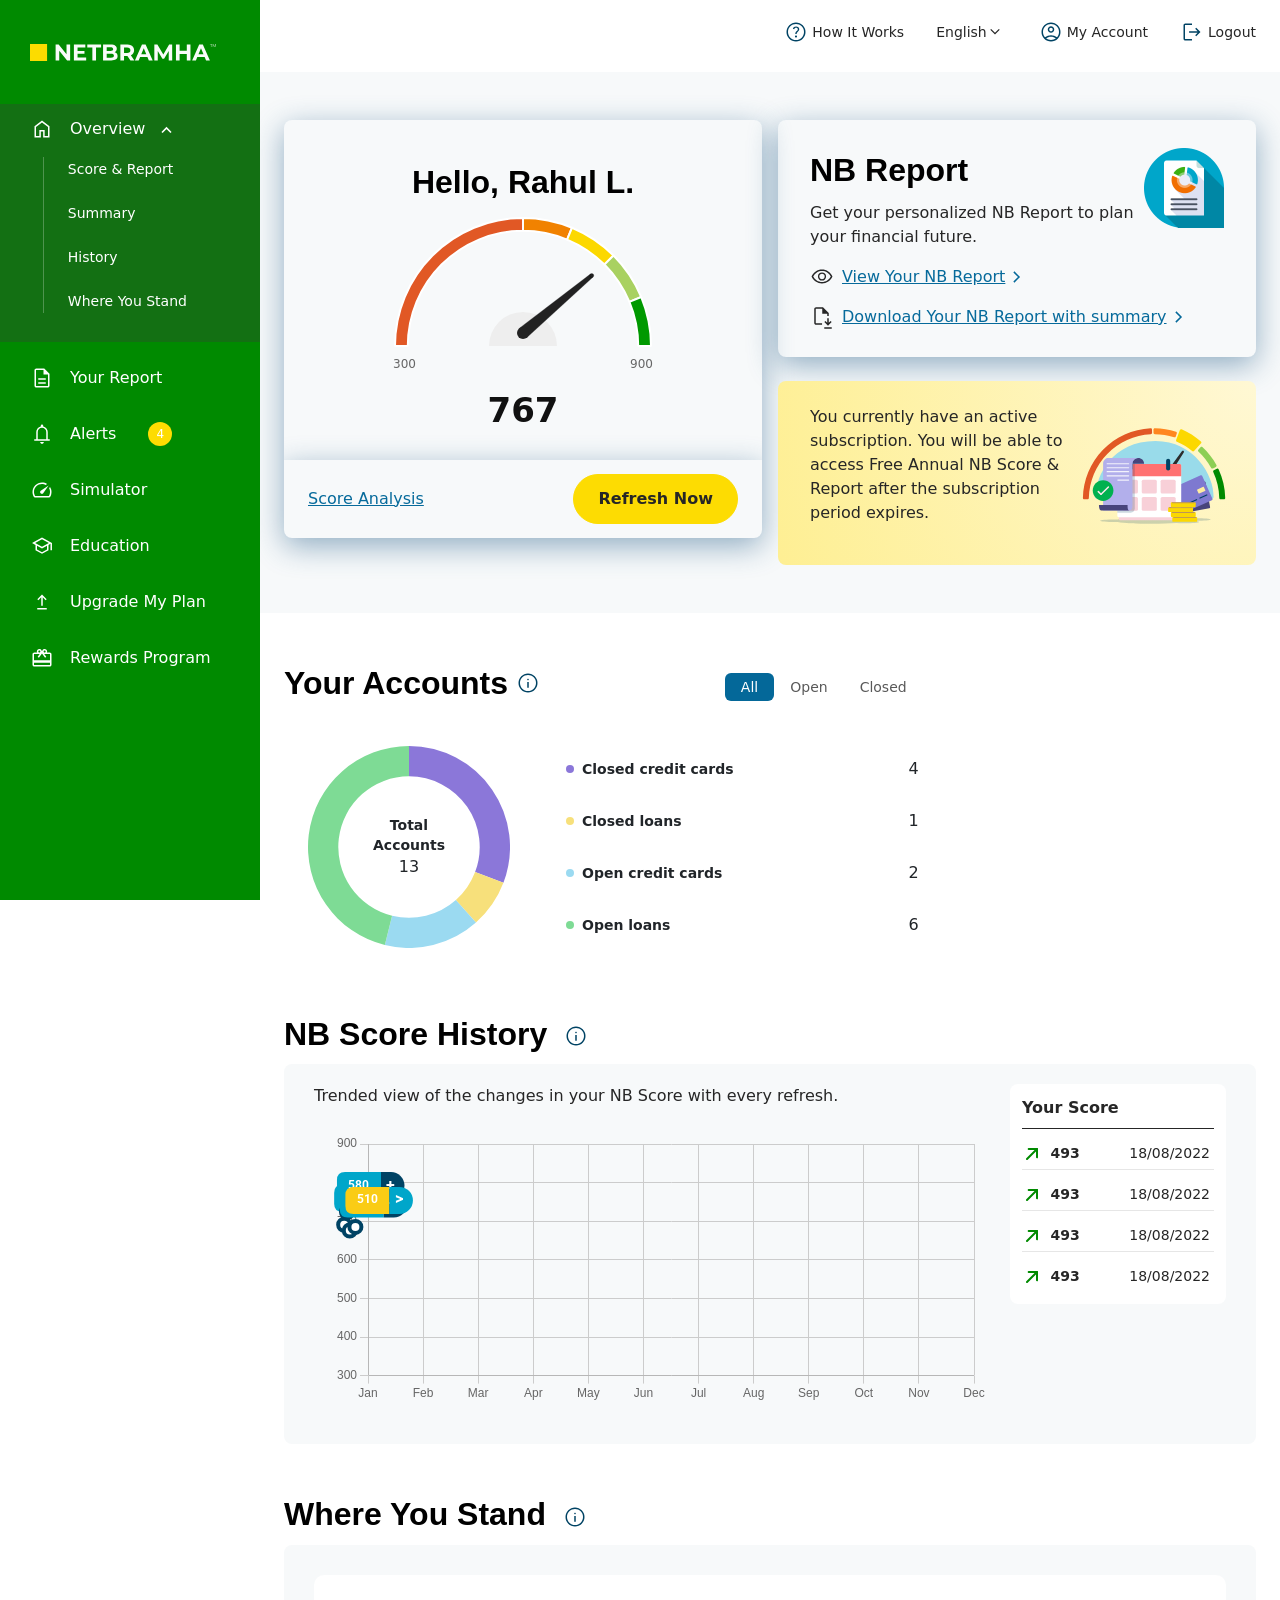
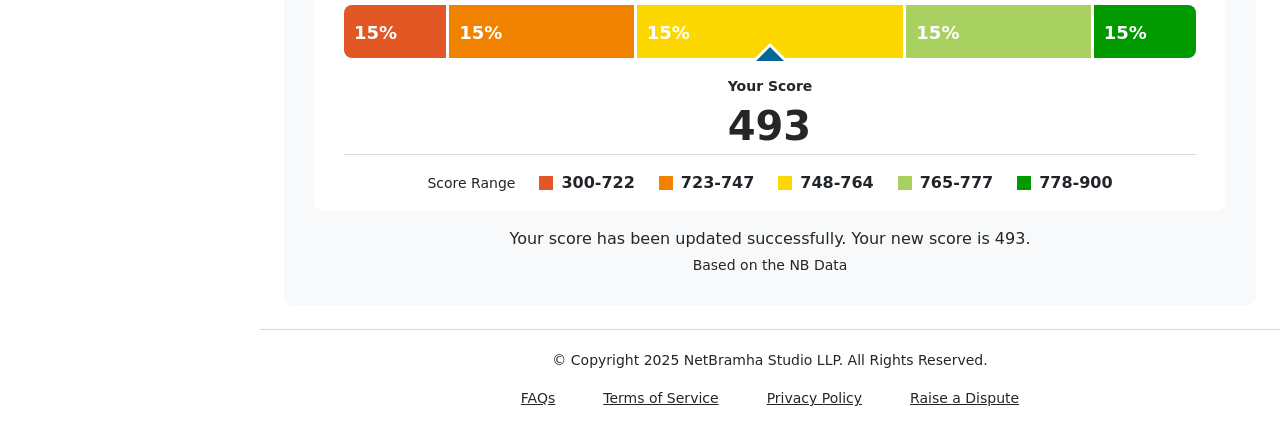
<file: index.html>
<!DOCTYPE html>
<html lang="en">

    <head>
        <meta charset="UTF-8">
        <meta name="viewport" content="width=device-width, initial-scale=1.0">
        <title>NETBRAHMA</title>
        <link rel="preconnect" href="https://fonts.googleapis.com">
        <link rel="preconnect" href="https://fonts.gstatic.com" crossorigin>
        <link
            href="https://fonts.googleapis.com/css2?family=Roboto:ital,wght@0,100..900;1,100..900&display=swap"
            rel="stylesheet">
        <link rel="stylesheet" href="Assets/base.css">
        <link
            href="https://cdn.jsdelivr.net/npm/bootstrap@5.3.8/dist/css/bootstrap.min.css"
            rel="stylesheet"
            integrity="sha384-sRIl4kxILFvY47J16cr9ZwB07vP4J8+LH7qKQnuqkuIAvNWLzeN8tE5YBujZqJLB"
            crossorigin="anonymous">
    </head>

    <body class="body">

        <aside class="sidebar">
            <div class="drawer-icon d-lg-none"
                onclick="this.classList.toggle('expanded'); this.closest('.sidebar').classList.toggle('active')"></div>

            <div class="sidebar-content d-none d-md-block">
                <img src="img/netbramha-logo.svg" alt="Logo">
            </div>
            <div class="sidebar-content-wrapper">
                <div class="sidebar-menu-content d-lg-none">
                    <a class="sidebar-menu-content__link text-decoration-none"
                        data-bs-toggle="collapse"
                        href="#collapseExample" role="button"
                        aria-expanded="false" aria-controls="collapseExample">
                        <img src="img/overview.svg" alt="Logo"> <span
                            class="sidebar-menu-content__link-text ml-3 font-16 fnt-regular clr-white">Overview</span>
                        <span class="sidebar-menu-content__link-text-arrow">
                            <svg xmlns="http://www.w3.org/2000/svg" width="11"
                                height="8" viewBox="0 0 11 8" fill="none">
                                <path d="M10 6.5L5.5 2L1 6.5" stroke="white"
                                    stroke-width="1.6" />
                            </svg>
                        </span>
                    </a>
                    <div class="collapse " id="collapseExample">

                        <div class="card card-body border-0"
                            style="--bs-card-bg: transparent;    --bs-card-spacer-x: 0.8rem;">
                            <div class="d-flex">
                                <div class="vr"></div>
                                <ul class="ps-4 m-0 list-unstyled ">
                                    <li>
                                        <a href="#"
                                            class="sidebar-menu-content__link-text ml-3 font-14 text-decoration-none fnt-regular clr-white">Score
                                            & Report</a>
                                    </li>
                                    <li>
                                        <a href="#"
                                            class="sidebar-menu-content__link-text ml-3 font-14 text-decoration-none fnt-regular clr-white">Summary</a>
                                    </li>
                                    <li>
                                        <a href="#"
                                            class="sidebar-menu-content__link-text ml-3 font-14 text-decoration-none fnt-regular clr-white">History</a>
                                    </li>
                                    <li>
                                        <a href="#"
                                            class="sidebar-menu-content__link-text ml-3 font-14 text-decoration-none fnt-regular clr-white">Where
                                            You Stand</a>
                                    </li>
                                </ul>

                            </div>

                        </div>
                    </div>
                </div>
                <div class="sidebar-menu-content d-none d-lg-block">
                    <a class="sidebar-menu-content__link text-decoration-none"
                        data-bs-toggle="collapse"
                        href="#collapseExample" role="button"
                        aria-expanded="false" aria-controls="collapseExample">
                        <img src="img/overview.svg" alt="Logo"> <span
                            class="sidebar-menu-content__link-text ml-3 font-16 fnt-regular clr-white">Overview</span>
                        <span class="sidebar-menu-content__link-text-arrow">
                            <svg xmlns="http://www.w3.org/2000/svg" width="11"
                                height="8" viewBox="0 0 11 8" fill="none">
                                <path d="M10 6.5L5.5 2L1 6.5" stroke="white"
                                    stroke-width="1.6" />
                            </svg>
                        </span>
                    </a>
                    <div class="collapse show" id="collapseExample">

                        <div class="card card-body border-0"
                            style="--bs-card-bg: transparent;    --bs-card-spacer-x: 0.8rem;">
                            <div class="d-flex">
                                <div class="vr"></div>
                                <ul class="ps-4 m-0 list-unstyled ">
                                    <li>
                                        <a href="#"
                                            class="sidebar-menu-content__link-text ml-3 font-14 text-decoration-none fnt-regular clr-white">Score
                                            & Report</a>
                                    </li>
                                    <li>
                                        <a href="#"
                                            class="sidebar-menu-content__link-text ml-3 font-14 text-decoration-none fnt-regular clr-white">Summary</a>
                                    </li>
                                    <li>
                                        <a href="#"
                                            class="sidebar-menu-content__link-text ml-3 font-14 text-decoration-none fnt-regular clr-white">History</a>
                                    </li>
                                    <li>
                                        <a href="#"
                                            class="sidebar-menu-content__link-text ml-3 font-14 text-decoration-none fnt-regular clr-white">Where
                                            You Stand</a>
                                    </li>
                                </ul>

                            </div>

                        </div>
                    </div>
                </div>

                <ul class="sidebar-menu">
                    <li class="sidebar-menu__item">
                        <a href="#"
                            class="sidebar-menu__item-link text-decoration-none">
                            <img src="./img/report.svg" alt="Logo">
                            <span
                                class="sidebar-menu__item-text font-16 fnt-regular clr-white">Your
                                Report</span>
                        </a>
                    </li>
                    <li class="sidebar-menu__item">
                        <a href="#"
                            class="sidebar-menu__item-link text-decoration-none">
                            <img src="./img/alert.svg" alt="Logo">
                            <span
                                class="sidebar-menu__item-text font-16 fnt-regular clr-white">Alerts</span>
                            <div
                                class="ms-3 d-flex align-items-center justify-content-center badge-nt"><span
                                    class>4</span>
                            </div>
                        </a>
                    </li>
                    <li class="sidebar-menu__item">
                        <a href="#"
                            class="sidebar-menu__item-link text-decoration-none">
                            <img src="./img/simulator.svg" alt="Logo">
                            <span
                                class="sidebar-menu__item-text font-16 fnt-regular clr-white">Simulator</span>
                        </a>
                    </li>
                    <li class="sidebar-menu__item">
                        <a href="#"
                            class="sidebar-menu__item-link text-decoration-none">
                            <img src="./img/education.svg" alt="Logo">
                            <span
                                class="sidebar-menu__item-text font-16 fnt-regular clr-white">Education</span>
                        </a>
                    </li>
                    <li class="sidebar-menu__item">
                        <a href="#"
                            class="sidebar-menu__item-link text-decoration-none">
                            <img src="./img/upload.svg" alt="Logo">
                            <span
                                class="sidebar-menu__item-text font-16 fnt-regular clr-white">Upgrade
                                My Plan</span>
                        </a>
                    </li>
                    <li class="sidebar-menu__item">
                        <a href="#"
                            class="sidebar-menu__item-link text-decoration-none">
                            <img src="./img/rewards.svg" alt="Logo">
                            <span
                                class="sidebar-menu__item-text font-16 fnt-regular clr-white">Rewards
                                Program</span>
                        </a>
                    </li>

                </ul>
            </div>
        </aside>
        <div class="content-side">
            <header class="header">
                <div class="container g-5">
                    <div class="row">
                        <div class="col-12">
                            <ul
                                class="header-content m-0 d-flex align-items-center justify-content-end">
                                <li>
                                    <a href="#"
                                        class="header-content__item d-flex align-items-center gap-1">
                                        <img src="img/question.svg" alt="Logo">
                                        <span
                                            class="font-14 d-none d-md-block fnt-regular clr-black">How
                                            It Works</span>
                                    </a>
                                </li>
                                <li class="nav-item dropdown">
                                    <a
                                        class="nav-link dropdown-toggle font-14 fnt-regular clr-black"
                                        data-bs-toggle="dropdown" href="#"
                                        role="button"
                                        aria-expanded="false">English</a>
                                    <ul class="dropdown-menu">
                                        <li><a class="dropdown-item"
                                                href="#">French</a></li>
                                        <li><a class="dropdown-item"
                                                href="#">Dutch</a></li>
                                        <li><a class="dropdown-item"
                                                href="#">German</a></li>
                                        <li><a class="dropdown-item"
                                                href="#">Spanish</a></li>
                                        <li><a class="dropdown-item"
                                                href="#">Italian</a></li>
                                        <li><a class="dropdown-item"
                                                href="#">Portuguese</a></li>

                                    </ul>
                                </li>
                                <li>
                                    <a href="#"
                                        class="header-content__item d-flex align-items-center gap-1">
                                        <img src="img/account.svg" alt="Logo">
                                        <span
                                            class="font-14 d-none d-md-block fnt-regular clr-black">My
                                            Account</span>
                                    </a>
                                </li>
                                <li>
                                    <a href="#"
                                        class="header-content__item d-flex align-items-center gap-1">
                                        <img src="img/logout.svg" alt="Logo">
                                        <span
                                            class="font-14 d-none d-md-block fnt-regular clr-black">
                                            Logout</span>
                                    </a>
                                </li>
                            </ul>
                        </div>
                    </div>
                </div>
            </header>
            <section class="py-3 py-md-5 credit-score">
                <div class="container g-5">
                    <div class="row g-3">
                        <div class="col-12 col-lg-6">
                            <div class="score-card">
                                <h2 class="score-card__title">Hello, Rahul
                                    L.</h2>

                                <div class="score-card__wrapper">

                                    <credit-score-component credit-score
                                        class="score-card__gauge" score="767"
                                        min="300"
                                        max="900"
                                        segments="[200, 50, 50, 50, 50]"
                                        colors="['#E15825', '#F18200', '#FCD800', '#A9D161', '#009900']">
                                        <div class="score-card__canvas">
                                            <canvas class="gauge" width="260"
                                                height="130"></canvas>
                                        </div>
                                        <div
                                            class="score-card__range"><span>300</span><span>900</span></div>
                                        <div class="score-card__score"
                                            id="score">0</div>
                                    </credit-score-component>

                                </div>
                                <div class="score-card__footer">
                                    <a href="#" class="link">Score Analysis</a>
                                    <button class="btn btn-fill">Refresh
                                        Now</button>
                                </div>

                            </div>
                        </div>
                        <div class="col-12 col-lg-6">
                            <div class="np-report box-shadow">
                                <div
                                    class="np-report__header d-flex justify-content-between ">
                                    <div
                                        class="np-report__header-left flex-grow-1 g-2">
                                        <h2
                                            class="font-18 clr-primary fnt-bold">NB
                                            Report</h2>
                                        <p
                                            class="font-16 clr-black fnt-regular">Get
                                            your personalized NB Report to plan
                                            your financial future.</p>
                                    </div>
                                    <div class="np-report__header-right">
                                        <img src="img/np-report-icon.svg"
                                            alt="NB Report">
                                    </div>
                                </div>
                                <a href class="link d-block">
                                    <div class="d-flex align-items-center">
                                        <img src="img/icons.svg" alt="Eye Icon">
                                        <span class="mx-2">View Your NB
                                            Report</span>
                                        <svg xmlns="http://www.w3.org/2000/svg"
                                            width="8" height="12"
                                            viewBox="0 0 8 12"
                                            fill="none">
                                            <path
                                                d="M1.40002 11.6538L0.346191 10.6L4.94619 6L0.346191 1.4L1.40002 0.346176L7.05384 6L1.40002 11.6538Z"
                                                fill="var(--color-primary)" />
                                        </svg>
                                    </div>
                                </a>
                                <a href class="link d-block mt-3">
                                    <div class="d-flex align-items-center">
                                        <img src="img/icon-bounding.svg"
                                            alt="Eye Icon">
                                        <span class="mx-2">Download Your NB
                                            Report with summary</span>
                                        <svg xmlns="http://www.w3.org/2000/svg"
                                            width="8" height="12"
                                            viewBox="0 0 8 12"
                                            fill="none">
                                            <path
                                                d="M1.40002 11.6538L0.346191 10.6L4.94619 6L0.346191 1.4L1.40002 0.346176L7.05384 6L1.40002 11.6538Z"
                                                fill="var(--color-primary)" />
                                        </svg>
                                    </div>
                                </a>
                            </div>
                            <div
                                class="np-report np-report--content d-md-flex align-items-center justify-content-between pe-md-2 mt-4">
                                <div class="np-report__content-left ">

                                    <p class="font-16 clr-black fnt-regular">You
                                        currently have an active subscription.
                                        You will be able to access Free Annual
                                        NB Score & Report after the
                                        subscription period expires.</p>
                                </div>
                                <div class="np-report__content-right">
                                    <img src="img/Settled Credit.svg"
                                        alt="NB Report">
                                </div>
                            </div>
                        </div>
                    </div>
                </div>

            </section>
            <section class="pt-3 pt-md-5 yourAccounts">
                <div class="container g-5">
                    <div class="row g-3">
                        <div class="col-12 col-lg-8">
                            <div class="yourAccounts__container">
                                <div
                                    class="yourAccounts__header mb-3 d-flex justify-content-between align-items-center">
                                    <h2
                                        class="font-18 clr-primary fnt-bold d-flex align-items-center g-2">
                                        <span>Your
                                            Accounts </span>
                                        <img
                                            src="img/info.svg" alt="Info"
                                            class="ms-2"></h2>
                                    <ul class="nav nav-pills "
                                        id="pills-tab"
                                        role="tablist">
                                        <li class="nav-item"
                                            role="presentation">
                                            <button
                                                class="nav-link active"
                                                id="pills-home-tab"
                                                data-bs-toggle="pill"
                                                data-bs-target="#pills-home"
                                                type="button" role="tab"
                                                aria-controls="pills-home"
                                                aria-selected="true">All</button>
                                        </li>
                                        <li class="nav-item"
                                            role="presentation">
                                            <button class="nav-link"
                                                id="pills-profile-tab"
                                                data-bs-toggle="pill"
                                                data-bs-target="#pills-profile"
                                                type="button" role="tab"
                                                aria-controls="pills-profile"
                                                aria-selected="false">Open</button>
                                        </li>
                                        <li class="nav-item"
                                            role="presentation">
                                            <button class="nav-link"
                                                id="pills-contact-tab"
                                                data-bs-toggle="pill"
                                                data-bs-target="#pills-contact"
                                                type="button" role="tab"
                                                aria-controls="pills-contact"
                                                aria-selected="false">Closed</button>
                                        </li>

                                    </ul>
                                </div>
                                <div class="yourAccounts__content">

                                    <div class="tab-content"
                                        id="pills-tabContent">
                                        <div
                                            class="tab-pane fade show active"
                                            id="pills-home"
                                            role="tabpanel"
                                            aria-labelledby="pills-home-tab"
                                            tabindex="0">
                                            <div
                                                class="d-md-flex align-items-center w-100 gap-4">
                                                <div
                                                    class="chart-contain-wrapper m-auto">
                                                    <credit-score-component
                                                        doughnut
                                                        class="doughnut__gauge"
                                                        segments="[200, 50, 50, 50, 50]"
                                                        colors="['#E15825', '#F18200', '#FCD800', '#A9D161', '#009900']">
                                                        <div
                                                            class="chart-container">
                                                            <canvas
                                                                class="gauge"
                                                                width="260"
                                                                height="130"></canvas>

                                                            <div
                                                                class="chart-container__text font-14 fnt-bold">
                                                                Total<br />Accounts<br />
                                                                <span
                                                                    class="font-16 fnt-regular">13</span>
                                                            </div>
                                                        </div>

                                                    </credit-score-component>
                                                </div>
                                                <div
                                                    class="legend flex-grow-1">
                                                    <div
                                                        class="legend-item">
                                                        <div
                                                            class="legend-label">
                                                            <div
                                                                class="legend-color"
                                                                style="background:#8b77d9;"></div>
                                                            <span>
                                                                Closed
                                                                credit
                                                                cards</span>
                                                        </div>
                                                        <span
                                                            class="font-16 fnt-regular">4</span>
                                                    </div>
                                                    <div
                                                        class="legend-item">
                                                        <div
                                                            class="legend-label">
                                                            <div
                                                                class="legend-color"
                                                                style="background:#f7e07b;"></div>
                                                            <span>
                                                                Closed
                                                                loans</span>
                                                        </div>
                                                        <span
                                                            class="font-16 fnt-regular">1</span>
                                                    </div>
                                                    <div
                                                        class="legend-item">
                                                        <div
                                                            class="legend-label">
                                                            <div
                                                                class="legend-color"
                                                                style="background:#9bdaf1;"></div>
                                                            <span> Open
                                                                credit
                                                                cards</span>
                                                        </div>
                                                        <span
                                                            class="font-16 fnt-regular">2</span>
                                                    </div>
                                                    <div
                                                        class="legend-item">
                                                        <div
                                                            class="legend-label">
                                                            <div
                                                                class="legend-color"
                                                                style="background:#7edb95;"></div>
                                                            <span> Open
                                                                loans</span>
                                                        </div>
                                                        <span
                                                            class="font-16 fnt-regular">6</span>
                                                    </div>
                                                </div>

                                            </div>

                                        </div>
                                        <div class="tab-pane fade"
                                            id="pills-profile"
                                            role="tabpanel"
                                            aria-labelledby="pills-profile-tab"
                                            tabindex="0">1
                                        </div>
                                        <div class="tab-pane fade"
                                            id="pills-contact"
                                            role="tabpanel"
                                            aria-labelledby="pills-contact-tab"
                                            tabindex="0">2
                                        </div>

                                    </div>
                                </div>
                            </div>
                        </div>
                    </div>
                </div>
            </section>

            <section class="np-score-history pt-3 pt-md-5">
                <div class="container g-5">
                    <div class="row g-3">
                        <div class="col-12">
                            <div class="np-score-history__container">
                                <div class="np-score-history__header">
                                    <h2
                                        class="font-18 clr-primary fnt-bold">
                                        <span> NB
                                            Score History</span> <img
                                            src="img/info.svg" alt="Info"
                                            class="ms-2"></h2>
                                </div>
                                <div class="np-score-history__content">
                                    <div class="row g-3">
                                        <div class="col-12 col-lg-9">
                                            <div
                                                class="np-score-history__content-left">
                                                <div
                                                    class="np-score-history__content-left-item">
                                                    <p
                                                        class="font-16 clr-black fnt-regular">Trended
                                                        view of the
                                                        changes
                                                        in
                                                        your NB
                                                        Score with every
                                                        refresh.</p>
                                                </div>
                                                <div
                                                    class="np-score-history__content-graph">
                                                    <credit-score-component
                                                        line-chart>
                                                        <canvas
                                                            class="gauge"
                                                            width="260"
                                                            height="130"></canvas>
                                                    </credit-score-component>
                                                </div>
                                            </div>
                                        </div>
                                        <div class="col-12 col-lg-3">
                                            <div
                                                class="np-score-history__content-right">
                                                <h3
                                                    class="font-16 pb-2 clr-black fnt-bold">Your
                                                    Score</h3>

                                                <ul
                                                    class="list-unstyled mb-0">
                                                    <li
                                                        class="d-flex justify-content-between align-items-center np-score-history__content-right-item">
                                                        <div
                                                            class="font-14 clr-black fnt-regular">
                                                            <img
                                                                src="img/SUCCESS-ARROW.svg"
                                                                alt="Eye Icon">
                                                            <span
                                                                class=" ms-2 font-14 clr-black fnt-bold">
                                                                493</span>
                                                        </div>
                                                        <span
                                                            class="font-14 clr-black fnt-regular">18/08/2022</span>
                                                    </li>
                                                    <li
                                                        class="d-flex justify-content-between align-items-center np-score-history__content-right-item">
                                                        <div
                                                            class="font-14 clr-black fnt-regular">
                                                            <img
                                                                src="img/SUCCESS-ARROW.svg"
                                                                alt="Eye Icon">
                                                            <span
                                                                class=" ms-2 font-14 clr-black fnt-bold">
                                                                493</span>
                                                        </div>
                                                        <span
                                                            class="font-14 clr-black fnt-regular">18/08/2022</span>
                                                    </li>
                                                    <li
                                                        class="d-flex justify-content-between align-items-center np-score-history__content-right-item">
                                                        <div
                                                            class="font-14 clr-black fnt-regular">
                                                            <img
                                                                src="img/SUCCESS-ARROW.svg"
                                                                alt="Eye Icon">
                                                            <span
                                                                class=" ms-2 font-14 clr-black fnt-bold">
                                                                493</span>
                                                        </div>
                                                        <span
                                                            class="font-14 clr-black fnt-regular">18/08/2022</span>
                                                    </li>
                                                    <li
                                                        class="d-flex justify-content-between align-items-center np-score-history__content-right-item">
                                                        <div
                                                            class="font-14 clr-black fnt-regular">
                                                            <img
                                                                src="img/SUCCESS-ARROW.svg"
                                                                alt="Eye Icon">
                                                            <span
                                                                class=" ms-2 font-14 clr-black fnt-bold">
                                                                493</span>
                                                        </div>
                                                        <span
                                                            class="font-14 clr-black fnt-regular">18/08/2022</span>
                                                    </li>
                                                </ul>

                                            </div>
                                        </div>
                                    </div>

                                </div>
                            </div>
                        </div>
                    </div>
                </div>
            </section>
            <section class="pt-3 pt-md-5 where-you-stand mb-4">
                <div class="container g-5">
                    <div class="row g-3">
                        <div class="col-12">
                            <div class="where-you-stand__container">
                                <h2
                                    class="font-18 clr-primary fnt-bold"><span>Where
                                        You Stand</span> <img
                                        src="img/info.svg" alt="Info"
                                        class="ms-2"></h2>

                                <div class="where-you-stand__content">
                                    <div
                                        class="where-you-stand__content-inner pb-0">
                                        <ul
                                            class="where-you-stand__content-inner-score-list">
                                            <li
                                                class="where-you-stand__content-inner-score-list-item"
                                                style="--color-bg: #E15825;">

                                                <span
                                                    class="where-you-stand__content-inner-score-list-item-value">15%</span>
                                            </li>
                                            <li
                                                class="where-you-stand__content-inner-score-list-item"
                                                style="--color-bg: #F18200;">

                                                <span
                                                    class="where-you-stand__content-inner-score-list-item-value">15%</span>
                                            </li>
                                            <li
                                                class="where-you-stand__content-inner-score-list-item"
                                                style="--color-bg: #FCD800;">

                                                <span
                                                    class="where-you-stand__content-inner-score-list-item-value">15%</span>

                                                <div
                                                    class="triangle-container">
                                                    <div
                                                        class="triangle-outer">

                                                    </div>

                                                    <div
                                                        class="triangle-inner">

                                                    </div>
                                                </div>

                                            </li>
                                            <li
                                                class="where-you-stand__content-inner-score-list-item"
                                                style="--color-bg: #A9D161;">

                                                <span
                                                    class="where-you-stand__content-inner-score-list-item-value">15%</span>
                                            </li>
                                            <li
                                                class="where-you-stand__content-inner-score-list-item"
                                                style="--color-bg: #009900;">

                                                <span
                                                    class="where-you-stand__content-inner-score-list-item-value">15%</span>
                                            </li>
                                        </ul>
                                        <div
                                            class="where-you-stand__content-inner-score-list-item-value-wrapper mt-3 d-flex flex-wrap justify-content-center align-items-center">
                                            <div>
                                                <span
                                                    class="font-14 fnt-bold clr-black">Your
                                                    Score</span>
                                                <div>

                                                    <span
                                                        class="font-40 fnt-bold clr-black">493</span>
                                                </div>
                                            </div>
                                        </div>
                                        <div
                                            class="where-you-stand__range-score d-flex flex-wrap justify-content-center align-items-center gap-4">
                                            <span
                                                class="font-14 fnt-regular">Score
                                                Range</span>
                                            <div
                                                class="range-score-item-wrapper d-flex align-items-center gap-2">
                                                <div
                                                    class="range-score-item"
                                                    style="--color-bg: #E15825;"></div>
                                                <div
                                                    class="range-score-content font-16 fnt-bold">300-722</div>
                                            </div>
                                            <div
                                                class="range-score-item-wrapper d-flex align-items-center gap-2">
                                                <div
                                                    class="range-score-item"
                                                    style="--color-bg: #F18200;"></div>
                                                <div
                                                    class="range-score-content font-16 fnt-bold">723-747</div>
                                            </div>
                                            <div
                                                class="range-score-item-wrapper d-flex align-items-center gap-2">
                                                <div
                                                    class="range-score-item"
                                                    style="--color-bg: #FCD800;"></div>
                                                <div
                                                    class="range-score-content font-16 fnt-bold">748-764</div>
                                            </div>
                                            <div
                                                class="range-score-item-wrapper d-flex align-items-center gap-2">
                                                <div
                                                    class="range-score-item"
                                                    style="--color-bg: #A9D161;"></div>
                                                <div
                                                    class="range-score-content font-16 fnt-bold">765-777</div>
                                            </div>
                                            <div
                                                class="range-score-item-wrapper d-flex align-items-center gap-2">
                                                <div
                                                    class="range-score-item"
                                                    style="--color-bg: #009900;"></div>
                                                <div
                                                    class="range-score-content font-16 fnt-bold">778-900</div>
                                            </div>

                                        </div>

                                    </div>
                                    <div
                                        class="where-you-stand__content-inner-score-list-item-value-wrapper mt-3 text-center">
                                        <p
                                            class="font-16 fnt-regular clr-black mb-1">Your
                                            score has been updated
                                            successfully. Your new
                                            score is 493.</p>
                                        <p
                                            class="font-14 fnt-regular clr-black mb-0">Based
                                            on the NB Data</p>
                                    </div>
                                </div>

                            </div>

                        </div>

                    </div>
                </div>

            </section>
            <footer class="footer">
                <div class="container">
                    <div class="row">
                        <div class="col-12">
                            <div class="footer-content ">
                                <p
                                    class="font-14 fnt-regular clr-black mb-3 text-center">©
                                    Copyright 2025 NetBramha Studio LLP.
                                    All
                                    Rights Reserved.</p>
                                <ul
                                    class="list-unstyled d-flex flex-wrap align-items-center justify-content-center mb-2 gap-3 gap-md-5">
                                    <li>
                                        <a href="#"
                                            class="font-14 fnt-regular clr-black">FAQs</a>
                                    </li>
                                    <li>
                                        <a href="#"
                                            class="font-14 fnt-regular clr-black">Terms
                                            of Service</a>
                                    </li>
                                    <li>
                                        <a href="#"
                                            class="font-14 fnt-regular clr-black">Privacy
                                            Policy</a>
                                    </li>
                                    <li>
                                        <a href="#"
                                            class="font-14 fnt-regular clr-black">Raise
                                            a Dispute</a>
                                    </li>
                                </ul>

                            </div>

                        </div>
                    </div>
                </div>

            </footer>

        </div>
        <script
            src="https://cdn.jsdelivr.net/npm/bootstrap@5.3.8/dist/js/bootstrap.bundle.min.js"
            integrity="sha384-FKyoEForCGlyvwx9Hj09JcYn3nv7wiPVlz7YYwJrWVcXK/BmnVDxM+D2scQbITxI"
            crossorigin="anonymous"></script>
        <script src="Assets/chart.umd.js" defer></script>
        <script src="Assets/guage.js" defer></script>
    </body>

</html>
</file>
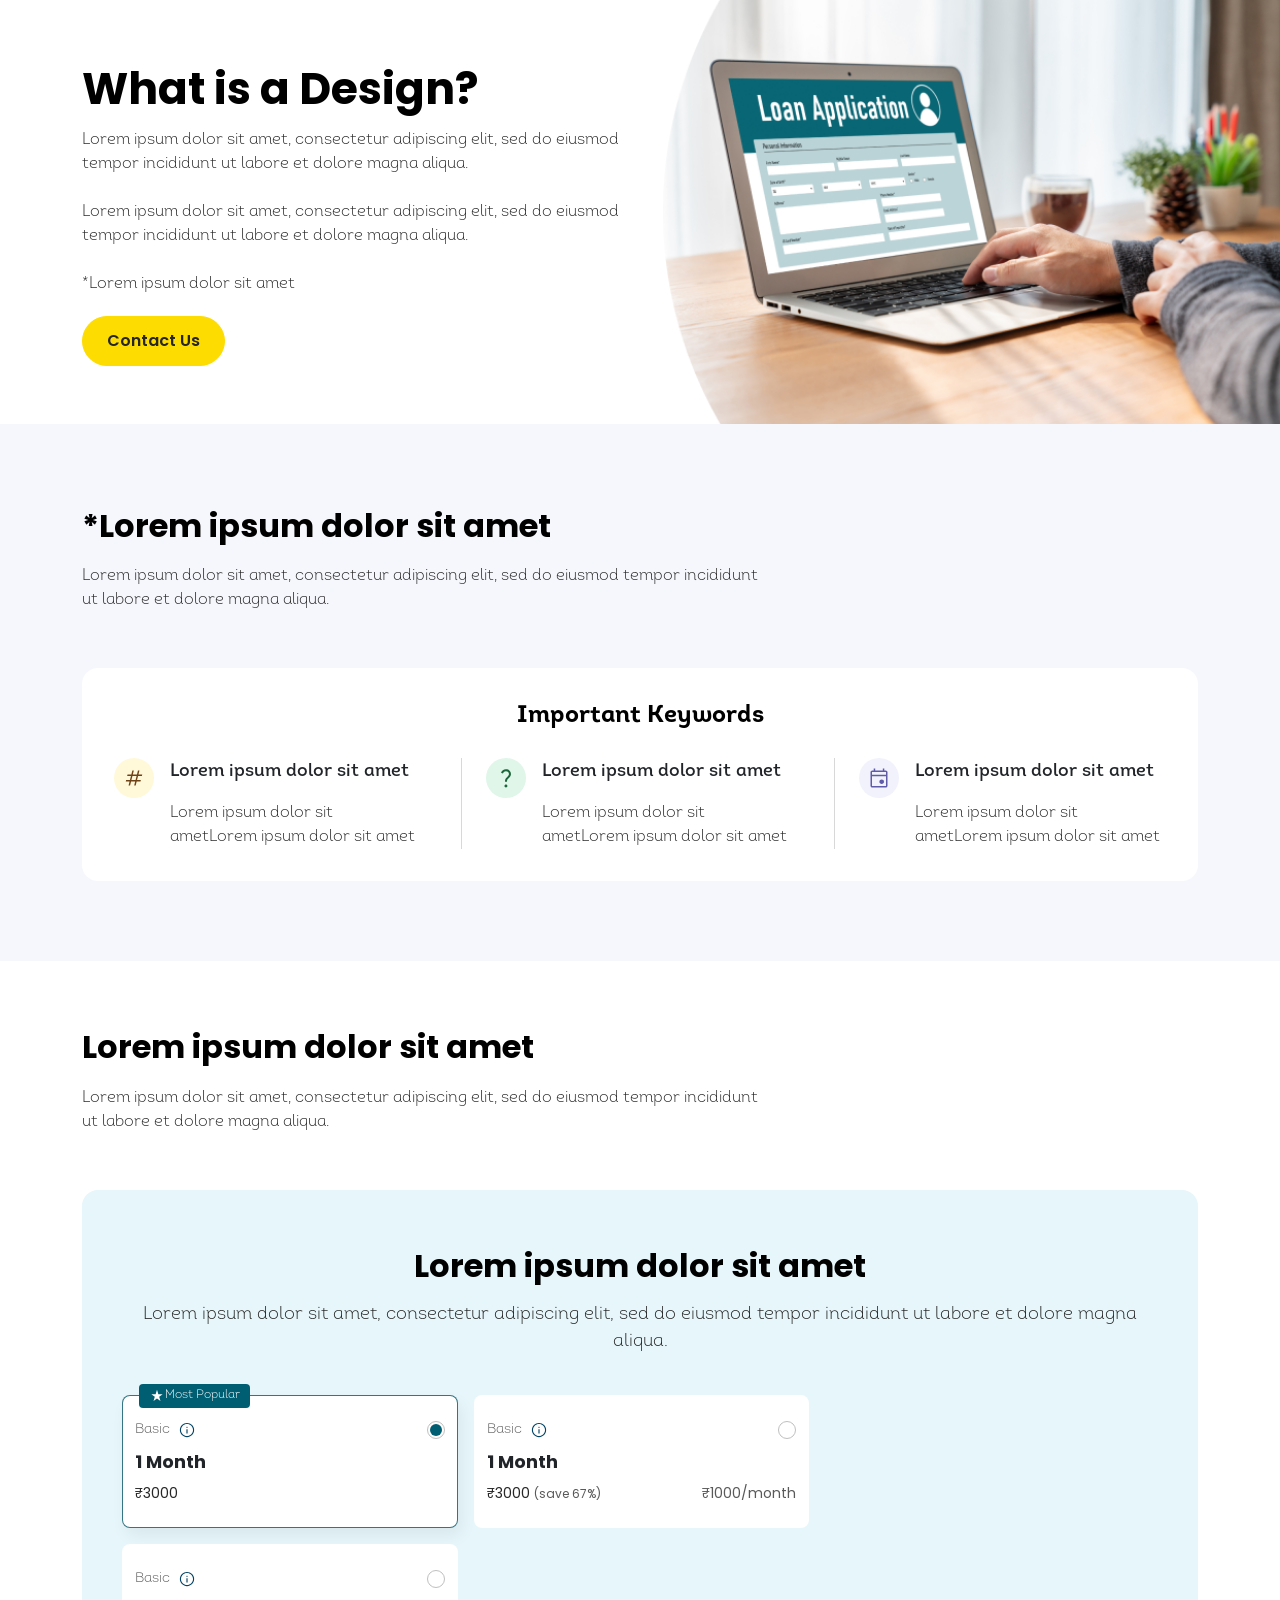
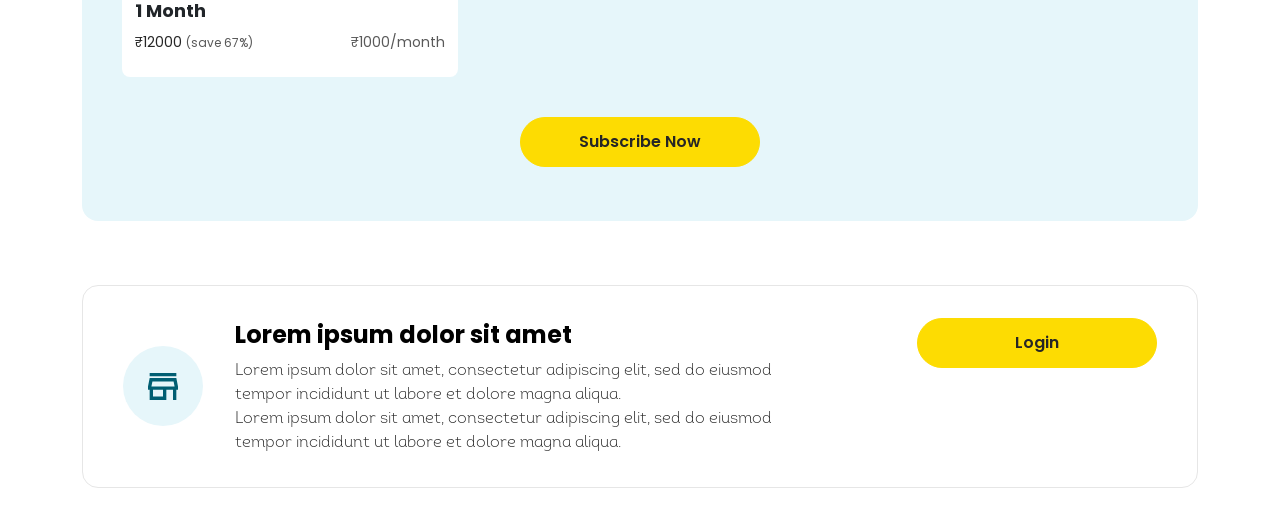
<file: ladingpage.html>
<!DOCTYPE html>
<html lang="en">
    <head>
        <meta charset="UTF-8">
        <meta name="viewport" content="width=device-width, initial-scale=1.0">
        <title>Document</title>
        <link rel="preconnect" href="https://fonts.googleapis.com">
        <link rel="preconnect" href="https://fonts.gstatic.com" crossorigin>
        <link
            href="https://fonts.googleapis.com/css2?family=Poppins:ital,wght@0,100;0,200;0,300;0,400;0,500;0,600;0,700;0,800;0,900;1,100;1,200;1,300;1,400;1,500;1,600;1,700;1,800;1,900&display=swap"
            rel="stylesheet">
        <link
            href="https://cdn.jsdelivr.net/npm/bootstrap@5.3.8/dist/css/bootstrap.min.css"
            rel="stylesheet"
            integrity="sha384-sRIl4kxILFvY47J16cr9ZwB07vP4J8+LH7qKQnuqkuIAvNWLzeN8tE5YBujZqJLB"
            crossorigin="anonymous">
        <link rel="stylesheet" href="Assets/base.css">
    </head>
    <body>
        <main>
            <section class="banner-section">
                <div class="banner-section__image d-md-none">
                    <img class="h-100" src="img/Ellipse 126mobile.png"
                        alt="banner-image">
                </div>
                <div class="container">
                    <div class="row">
                        <div class="col-md-6">
                            <div class="banner-section__content">

                                <h1 class="h1 poppins-bold mb-2">What is a
                                    Design?</h1>
                                <p class="font-16 mb-4">Lorem ipsum dolor sit
                                    amet, consectetur adipiscing elit, sed do
                                    eiusmod tempor incididunt ut labore et
                                    dolore magna aliqua.</p>
                                <p class="font-16 mb-4">Lorem ipsum dolor sit
                                    amet, consectetur adipiscing elit, sed do
                                    eiusmod tempor incididunt ut labore et
                                    dolore magna aliqua.</p>
                                <p class="font-16 mb-20"> *Lorem ipsum dolor sit
                                    amet</p>
                                <a href="#" class="btn btn-fill">Contact Us</a>
                            </div>
                        </div>
                    </div>
                </div>
                <div class="banner-section__image d-none d-md-block">
                    <img class="h-100" src="img/Ellipse 1261.png"
                        alt="banner-image">
                </div>
            </section>

            <section class="section-padding important">
                <div class="container">
                    <div class="row mb-5">
                        <div class="col-12">
                            <div class="important__header">
                                <h2 class="h2 mb-3">*Lorem ipsum dolor sit
                                    amet</h2>
                                <p class="font-16 ">Lorem ipsum dolor sit amet,
                                    consectetur adipiscing elit, sed do eiusmod
                                    tempor incididunt ut labore et dolore magna
                                    aliqua.</p>

                            </div>
                        </div>
                    </div>
                    <div class="row">
                        <div class="col-12">
                            <div class="important__content">
                                <h3 class="h3 text-center mb-4">Important
                                    Keywords</h3>
                                <div
                                    class="important__card-container d-flex flex-wrap flex-md-nowrap gap-3">
                                    <div class="important__card d-flex gap-3">
                                        <div class="important__card-img">
                                            <img src="img/Frame 1000004925.svg"
                                                alt="card-image">
                                        </div>
                                        <div class="important__card-content">
                                            <h4 class="h4 mb-3">Lorem ipsum
                                                dolor sit
                                                amet</h4>
                                            <p class="font-16 mb-0">Lorem ipsum
                                                dolor sit ametLorem ipsum dolor
                                                sit amet</p>
                                        </div>
                                    </div>
                                    <div class="important__card d-flex gap-3">
                                        <div class="important__card-img">
                                            <img src="img/Frame 10000049252.svg"
                                                alt="card-image">
                                        </div>
                                        <div class="important__card-content">
                                            <h4 class="h4 mb-3">Lorem ipsum
                                                dolor sit
                                                amet</h4>
                                            <p class="font-16 mb-0">Lorem ipsum
                                                dolor sit ametLorem ipsum dolor
                                                sit amet</p>
                                        </div>
                                    </div>
                                    <div class="important__card d-flex gap-3">
                                        <div class="important__card-img">
                                            <img src="img/Frame 10000049253.svg"
                                                alt="card-image">
                                        </div>
                                        <div class="important__card-content">
                                            <h4 class="h4 mb-3">Lorem ipsum
                                                dolor sit
                                                amet</h4>
                                            <p class="font-16 mb-0">Lorem ipsum
                                                dolor sit ametLorem ipsum dolor
                                                sit amet</p>
                                        </div>
                                    </div>

                                </div>
                            </div>
                        </div>
                    </div>
                </div>
            </section>
            <section class="site">
                <div class="container">
                    <div class="row mb-5">
                        <div class="col-12">
                            <div class="important__header">
                                <h2 class="h2 mb-3">Lorem ipsum dolor sit
                                    amet</h2>
                                <p class="font-16 ">Lorem ipsum dolor sit amet,
                                    consectetur adipiscing elit, sed do eiusmod
                                    tempor incididunt ut labore et dolore magna
                                    aliqua.</p>

                            </div>
                        </div>
                    </div>
                    <div class="row">
                        <div class="col-12">
                            <div class="site__content">
                                <div class="site__content-header">

                                    <h3 class="h2 mb-12">Lorem ipsum dolor sit
                                        amet</h3>
                                    <p class="font-18 mb-0">Lorem ipsum dolor
                                        sit
                                        amet,
                                        consectetur adipiscing elit, sed do
                                        eiusmod
                                        tempor incididunt ut labore et dolore
                                        magna
                                        aliqua.</p>
                                </div>
                                <div
                                    class="site__content-cards mb-40 d-flex flex-wrap gap-3">
                                    <input
                                        class="form-check-input visually-hidden"
                                        type="radio"
                                        name="exampleRadios"
                                        id="exampleRadios1"
                                        value="option1"
                                        checked>
                                    <label for="exampleRadios1"
                                        class="site__content-card ">
                                        <div class="pill">
                                            <img src="img/star_rate.svg"
                                                alt="card-image">
                                            <p
                                                class="font-12 mb-0 fnt-regular clr-white">Most
                                                Popular</p>
                                        </div>
                                        <div class="d-flex gap-3">
                                            <div
                                                class="site__content-card-header mb-2 w-100 d-flex gap-2 align-items-center justify-content-between">
                                                <div
                                                    class="site__content-card-header-icon d-flex gap-2 align-items-center">

                                                    <p
                                                        class="font-14 mb-0 fnt-regular clr-gry">Basic</p>
                                                    <img
                                                        class="icon-info"
                                                        src="img/info.svg"
                                                        alt="card-image">
                                                </div>
                                                <div
                                                    class="site__content-card-header-radio-button">
                                                    <div
                                                        class=" d-flex">

                                                        <label
                                                            class="form-check-label"
                                                            for="exampleRadios1">

                                                        </label>
                                                    </div>
                                                </div>
                                            </div>
                                        </div>
                                        <div
                                            class="site__content-card-content">
                                            <h4
                                                class="h4 mb-2 font-poppins fnt-bold">1
                                                Month</h4>
                                            <p
                                                class="font-14 font-poppins-regular clr-black mb-0">₹3000</p>
                                        </div>
                                    </label>
                                    <input
                                        class="form-check-input visually-hidden"
                                        type="radio"
                                        name="exampleRadios"
                                        id="exampleRadios2"
                                        value="option1">
                                    <label for="exampleRadios2"
                                        class="site__content-card ">
                                        <div class="d-flex gap-3">
                                            <div
                                                class="site__content-card-header mb-2 w-100 d-flex gap-2 align-items-center justify-content-between">
                                                <div
                                                    class="site__content-card-header-icon d-flex gap-2 align-items-center">

                                                    <p
                                                        class="font-14 mb-0 fnt-regular clr-gry">Basic</p>
                                                    <img
                                                        class="icon-info"
                                                        src="img/info.svg"
                                                        alt="card-image">
                                                </div>
                                                <div
                                                    class="site__content-card-header-radio-button">
                                                    <div
                                                        class=" d-flex">

                                                        <label
                                                            class="form-check-label"
                                                            for="exampleRadios2">

                                                        </label>
                                                    </div>
                                                </div>
                                            </div>
                                        </div>
                                        <div
                                            class="site__content-card-content">
                                            <h4
                                                class="h4 mb-2 font-poppins fnt-bold">1
                                                Month</h4>

                                            <div
                                                class="site__content-card-content-price d-flex gap-2 align-items-center justify-content-between">
                                                <p
                                                    class="font-14 font-poppins-regular clr-black mb-0">₹3000
                                                    <span
                                                        class="font-12 font-poppins-regular clr-gray">(save
                                                        67%)</span></p>
                                                <p
                                                    class="font-14 mb-0 font-poppins-regular clr-gray">₹1000/month</p>
                                            </div>
                                        </div>
                                    </label>
                                    <input
                                        class="form-check-input visually-hidden"
                                        type="radio"
                                        name="exampleRadios"
                                        id="exampleRadios3"
                                        value="option1">
                                    <label for="exampleRadios3"
                                        class="site__content-card ">
                                        <div class="d-flex gap-3">
                                            <div
                                                class="site__content-card-header mb-2 w-100 d-flex gap-2 align-items-center justify-content-between">
                                                <div
                                                    class="site__content-card-header-icon d-flex gap-2 align-items-center">

                                                    <p
                                                        class="font-14 mb-0 fnt-regular clr-gry">Basic</p>
                                                    <img
                                                        class="icon-info"
                                                        src="img/info.svg"
                                                        alt="card-image">
                                                </div>
                                                <div
                                                    class="site__content-card-header-radio-button">
                                                    <div
                                                        class=" d-flex">
                                                        <input
                                                            class="form-check-input visually-hidden"
                                                            type="radio"
                                                            name="exampleRadios"
                                                            id="exampleRadios3"
                                                            value="option1">
                                                        <label
                                                            class="form-check-label"
                                                            for="exampleRadios3">

                                                        </label>
                                                    </div>
                                                </div>
                                            </div>
                                        </div>
                                        <div
                                            class="site__content-card-content">
                                            <h4
                                                class="h4 mb-2 font-poppins fnt-bold">1
                                                Month</h4>
                                            <div
                                                class="site__content-card-content-price d-flex gap-2 align-items-center justify-content-between">
                                                <p
                                                    class="font-14 font-poppins-regular clr-black mb-0">₹12000
                                                    <span
                                                        class="font-12 font-poppins-regular clr-gray">(save
                                                        67%)</span></p>
                                                <p
                                                    class="font-14 mb-0 font-poppins-regular clr-gray">₹1000/month</p>
                                            </div>
                                        </div>
                                    </label>
                                </div>
                                <div
                                    class="site__content-footer d-flex justify-content-center">
                                    <button
                                        class="btn btn-fill w-fixed">Subscribe
                                        Now</button>
                                </div>
                            </div>
                        </div>
                    </div>
                </div>
            </section>

            <section class=" login mb-40">
                <div class="container">
                    <div class="login__container">
                        <div class="row justify-content-between">
                            <div class="col-md-8">
                                <div
                                    class="login__content text-center text-md-start">
                                    <div class="login__content-img">

                                        <img src="img/Group 1000004913.svg"
                                            alt="logo">
                                    </div>
                                    <div class="login__content-wrapper">
                                        <h2 class="h3 mb-0 mb-md-2">Lorem ipsum
                                            dolor
                                            sit
                                            amet</h2>
                                        <p
                                            class="font-16 mb-0 d-none d-md-block">Lorem
                                            ipsum
                                            dolor
                                            sit amet, consectetur adipiscing
                                            elit,
                                            sed do eiusmod tempor incididunt ut
                                            labore et dolore magna aliqua.</p>
                                        <p
                                            class="font-16 mb-0 d-none d-md-block">Lorem
                                            ipsum
                                            dolor
                                            sit amet, consectetur adipiscing
                                            elit,
                                            sed do eiusmod tempor incididunt ut
                                            labore et dolore magna aliqua.</p>

                                    </div>

                                </div>
                            </div>
                            <div class="col-md-3">
                                <div class="login__button">
                                    <div
                                        class="d-md-none mt-3 text-center mb-3 ">
                                        <p class="font-16 mb-0">Lorem ipsum
                                            dolor
                                            sit amet, consectetur adipiscing
                                            elit,
                                            sed do eiusmod tempor incididunt ut
                                            labore et dolore magna aliqua.</p>
                                        <p class="font-16 mb-0">Lorem ipsum
                                            dolor
                                            sit amet, consectetur adipiscing
                                            elit,
                                            sed do eiusmod tempor incididunt ut
                                            labore et dolore magna aliqua.</p>
                                    </div>
                                    <div
                                        class="d-flex justify-content-center justify-content-md-end">
                                        <a href="#"
                                            class=" w-100 btn btn-fill w-fixed ml-md-auto">Login</a>
                                    </div>

                                    <div class="d-md-none mt-3 text-center">
                                        <p class="font-16 mb-0">Lorem ipsum
                                            dolor
                                            sit amet, consectetur adipiscing
                                            elit,
                                            sed do eiusmod tempor incididunt ut
                                            labore et dolore magna aliqua.</p>
                                        <p class="font-16 mb-0">Lorem ipsum
                                            dolor
                                            sit amet, consectetur adipiscing
                                            elit,
                                            sed do eiusmod tempor incididunt ut
                                            labore et dolore magna aliqua.</p>
                                    </div>
                                </div>
                            </div>

                        </div>
                    </div>
                </section>
            </main>
            <script
                src="https://cdn.jsdelivr.net/npm/bootstrap@5.3.8/dist/js/bootstrap.bundle.min.js"
                integrity="sha384-FKyoEForCGlyvwx9Hj09JcYn3nv7wiPVlz7YYwJrWVcXK/BmnVDxM+D2scQbITxI"
                crossorigin="anonymous"></script>
        </body>
    </html>
</file>
<file: Assets/base.css>
@charset "UTF-8";

/* src/scss/common/base.scss */
html {
  line-height: 1.15;
  -webkit-text-size-adjust: 100%;
}
body {
  margin: 0;
  font-family: "intro", sans-serif;
  font-optical-sizing: auto;
  font-weight: 400;
  font-style: normal;
}
main {
  display: block;
}
h1 {
  font-size: 2em;
  margin: 0.67em 0;
}
hr {
  box-sizing: content-box;
  height: 0;
  overflow: visible;
}
pre {
  font-family: monospace, monospace;
  font-size: 1em;
}
a {
  background-color: transparent;
  color: var(--color-link);
}
abbr[title] {
  border-bottom: none;
  text-decoration: underline;
  text-decoration: underline dotted;
}
b,
strong {
  font-weight: var(--font-body-weight-bold);
}
code,
kbd,
samp {
  font-family: monospace, monospace;
  font-size: 1em;
}
small {
  font-size: 80%;
}
sub,
sup {
  font-size: 75%;
  line-height: 0;
  position: relative;
  vertical-align: baseline;
}
sub {
  bottom: -0.25em;
}
sup {
  top: -0.5em;
}
img {
  border-style: none;
}
button,
input,
optgroup,
select,
textarea {
  font-family: inherit;
  font-size: 100%;
  line-height: 1.15;
  margin: 0;
}
button,
input {
  overflow: visible;
}
button,
select {
  text-transform: none;
}
button,
[type=button],
[type=reset],
[type=submit] {
  -webkit-appearance: button;
}
button::-moz-focus-inner,
[type=button]::-moz-focus-inner,
[type=reset]::-moz-focus-inner,
[type=submit]::-moz-focus-inner {
  border-style: none;
  padding: 0;
}
button:-moz-focusring,
[type=button]:-moz-focusring,
[type=reset]:-moz-focusring,
[type=submit]:-moz-focusring {
  outline: 1px dotted ButtonText;
}
fieldset {
  padding: 0.35em 0.75em 0.625em;
}
legend {
  box-sizing: border-box;
  color: inherit;
  display: table;
  max-width: 100%;
  padding: 0;
  white-space: normal;
}
progress {
  vertical-align: baseline;
}
textarea {
  overflow: auto;
}
[type=checkbox],
[type=radio] {
  box-sizing: border-box;
  padding: 0;
}
[type=number]::-webkit-inner-spin-button,
[type=number]::-webkit-outer-spin-button {
  height: auto;
}
[type=search] {
  -webkit-appearance: textfield;
  outline-offset: -2px;
}
[type=search]::-webkit-search-decoration {
  -webkit-appearance: none;
}
::-webkit-file-upload-button {
  -webkit-appearance: button;
  font: inherit;
}
details {
  display: block;
  transition: all 0.3s ease;
}
summary {
  display: list-item;
}
template {
  display: none;
}
[hidden] {
  display: none;
}
ul {
  list-style-type: none;
}
ol {
  margin-left: 18px;
}
li {
  margin-bottom: 8px;
  color: var(--color-text);
  font-size: calc(var(--font-body-scale) * 16px);
  line-height: 24px;
}
@media (max-width: 767px) {
  li {
    font-size: calc(var(--font-body-scale) * 14px);
    line-height: 22px;
  }
}
p {
  font-size: calc(var(--font-body-scale) * 16px);
  line-height: calc(var(--font-body-scale) * 1.3 * 16px);
  font-weight: var(--font-body-weight);
  margin-bottom: 8px;
  color: var(--color-black);
  word-break: break-word;
}
h2,
.h2 {
  font-size: 32px !important;
  font-weight: 700 !important;
  line-height: 140% !important;
  color: var(--color-b) !important;
  font-family: "Poppins", sans-serif !important;
}
h3,
.h3 {
  font-size: 24px !important;
  font-weight: 700 !important;
  line-height: 140% !important;
  color: var(--color-b) !important;
}
blockquote {
  font-size: calc(var(--font-body-scale) * 20px);
  line-height: calc(var(--font-body-scale) * 20px * 1.3);
  padding-block: 10px;
  padding-left: 24px;
  color: var(--color-text);
  position: relative;
  margin-bottom: 8px;
}
blockquote::before {
  content: "";
  display: block;
  width: 1px;
  height: 100%;
  background-color: rgba(var(--color-text-rgb));
  position: absolute;
  left: 0;
  top: 0;
}
select {
  border: none;
  width: 100%;
  font-size: calc(var(--font-body-scale) * 16px);
  line-height: calc(var(--font-body-scale) * 16px * 1.3);
  padding: 13px 30px 13px 18px;
  border: 1px solid var(--color-input-color);
  background-color: transparent;
  color: var(--color-input-color);
  -moz-appearance: none;
  -webkit-appearance: none;
  appearance: none;
  border-radius: var(--input-border-radius);
  position: relative;
  cursor: pointer;
}
@media screen and (max-width: 767px) {
  select {
    padding: 9px 38px 9px 18px;
  }
}
.clr-gry {
  color: var(--color-gray);
}
:root {
  --color-black: #262626;
  --color-primary: #046899;
  --color-link: #066A9B;
  --color-secondary: #FDDC02;
  --color-sidebar-background: #008A00;
  --color-white: #FFFFFF;
  --color-gray: #595959;
  --color-light-gray: #F7F9FA;
  --color-b: #000000;
  --color-green: #005E72;
}
footer {
  color: red;
}
header {
  color: pink;
}
.score-card {
  border-radius: 8px;
  box-shadow: 0 8px 30px rgba(31, 90, 133, 0.48);
  padding: 40px 0 0;
  text-align: center;
  overflow: hidden;
}
.score-card__title {
  font-size: 24px;
  line-height: 32px;
  color: var(--color-black);
  margin-bottom: 12px;
  font-weight: 700;
}
.score-card__wrapper {
  display: block;
}
.score-card__gauge {
  display: block;
  width: 260px;
  position: relative;
  margin: auto;
}
.score-card canvas {
  display: block;
  margin: 0 auto;
  max-width: 100%;
}
.score-card__range {
  display: flex;
  justify-content: space-between;
  font-size: 12px;
  color: #666;
  margin-top: 8px;
}
.score-card__score {
  font-size: 34px;
  font-weight: 600;
  color: #111;
  margin-top: 12px;
}
.score-card__canvas {
  display: block;
  width: 260px;
  height: 130px;
  position: relative;
  margin: auto;
}
.score-card__footer {
  display: flex;
  justify-content: space-between;
  align-items: center;
  margin-top: 24px;
  padding: 14px 24px;
  box-shadow: 0 8px 30px rgba(31, 90, 133, 0.48);
}
.np-report {
  padding: 28px 32px;
  border-radius: 8px;
}
.np-report--content {
  padding: 24px 32px;
  background:
    radial-gradient(
      circle at top right,
      #FFF8D4 0%,
      #FEEF93 100%);
}
.credit-score {
  background-color: var(--color-light-gray);
}
.chart-container {
  position: relative;
}
.chart-container__text {
  position: absolute;
  top: 50%;
  left: 50%;
  transform: translate(-50%, -50%);
  text-align: center;
  font-size: 16px;
  font-weight: bold;
}
.chart-contain-wrapper {
  padding: 16px 24px;
  width: 250px;
}
.legend-item {
  display: flex;
  justify-content: space-between;
  padding: 10px 8px;
  margin-bottom: 8px;
  font-size: 14px;
  font-weight: 700;
  line-height: 20px;
}
.legend-item:last-child {
  margin-bottom: 0;
}
.legend-color {
  width: 8px;
  height: 8px;
  border-radius: 50%;
  margin-right: 8px;
}
.legend-label {
  display: flex;
  align-items: center;
}
.yourAccounts .nav-pills {
  margin-bottom: 0;
  border-bottom: var(--color-light-gray);
  padding: 4px;
  border-radius: 8px;
}
.yourAccounts .nav-item {
  margin-bottom: 0;
}
.yourAccounts .nav-item .nav-link {
  color: var(--color-gray);
  font-size: 14px;
  font-weight: 400;
  line-height: 20px;
  padding: 4px 16px;
  border-radius: 6px;
}
.yourAccounts .nav-item .nav-link.active {
  background-color: var(--color-primary);
  color: var(--color-white);
}
.np-score-history__content {
  padding: 20px 30px;
  background-color: var(--color-light-gray);
  border-radius: 8px;
}
.np-score-history__content-graph,
.np-score-history credit-score-component {
  height: 300px;
  display: block;
}
@media screen and (max-width: 767px) {
  .np-score-history__content-graph,
  .np-score-history credit-score-component {
    height: 200px;
  }
}
.np-score-history__content-right {
  padding: 12px;
  background-color: var(--color-white);
  border-radius: 8px;
}
.np-score-history__content-right h3 {
  border-bottom: 1px solid var(--color-black);
}
.np-score-history__content-right-item {
  padding: 6px 4px;
  border-bottom: 1px solid #E6E6E6;
}
.np-score-history__content-right-item:last-child {
  border-bottom: none;
  margin-bottom: 0;
}
.where-you-stand__content {
  padding: 30px;
  background-color: var(--color-light-gray);
  border-radius: 8px;
}
.where-you-stand__content-inner {
  padding: 30px;
  background-color: var(--color-white);
  border-radius: 10px;
}
@media screen and (max-width: 767px) {
  .where-you-stand__content-inner {
    padding: 14px;
  }
}
.where-you-stand__content-inner-score-list {
  list-style: none;
  padding: 0;
  margin: 0;
  display: flex;
  justify-content: space-between;
  align-items: center;
  gap: 3px;
  flex-wrap: wrap;
}
.where-you-stand__content-inner-score-list-item {
  position: relative;
  background-color: var(--color-bg);
  padding: 16px 10px 12px 10px;
  margin-bottom: 0px;
}
@media screen and (max-width: 767px) {
  .where-you-stand__content-inner-score-list-item {
    padding: 4px;
  }
}
.where-you-stand__content-inner-score-list-item-value {
  font-size: 18px;
  color: var(--color-white);
  font-weight: 700;
}
.where-you-stand__content-inner-score-list-item:first-child {
  border-radius: 8px 0 0 8px;
  flex: 1;
}
.where-you-stand__content-inner-score-list-item:last-child {
  border-radius: 0 8px 8px 0;
  flex: 1;
}
.where-you-stand__content-inner-score-list-item:nth-child(2) {
  flex: 2;
}
.where-you-stand__content-inner-score-list-item:nth-child(3) {
  flex: 3;
}
.where-you-stand__content-inner-score-list-item:nth-child(4) {
  flex: 2;
}
.where-you-stand__range-score {
  padding: 16px 0;
  border-top: 1px solid #D9D9D9;
}
.triangle-container {
  position: absolute;
  width: 36px;
  bottom: -3px;
  left: 50%;
  transform: translate(-50%);
}
.triangle-outer {
  width: 0;
  height: 0;
  border-left: 18px solid transparent;
  border-right: 18px solid transparent;
  border-bottom: 18px solid var(--color-white);
}
.triangle-inner {
  width: 0;
  height: 0;
  border-left: 14px solid transparent;
  border-right: 14px solid transparent;
  border-bottom: 14px solid var(--color-primary);
  position: absolute;
  bottom: 0;
  left: 50%;
  transform: translate(-50%);
}
.range-score-item {
  width: 14px;
  height: 14px;
  background-color: var(--color-bg);
}
.clr-black {
  color: var(--color-black) !important;
}
.clr-white {
  color: var(--color-white);
}
.clr-gray {
  color: var(--color-gray);
}
.fnt-bold {
  font-weight: 700 !important;
}
.fnt-medium {
  font-weight: 500;
}
.fnt-regular {
  font-weight: 400;
}
.link {
  color: var(--color-link);
  font-size: 16px;
  line-height: 24px;
  font-weight: 500;
}
.btn {
  padding: 12px 24px !important;
  border-radius: 40px !important;
  font-size: 16px !important;
  line-height: 24px !important;
  font-weight: 600 !important;
  border: 1px solid var(--color-secondary) !important;
  font-family: "Poppins", sans-serif;
}
.btn-fill {
  background-color: var(--color-secondary) !important;
  color: var(--color-black) !important;
}
.btn-fill:hover {
  background-color: transparent !important;
  color: var(--color-secondary);
}
@media (max-width: 767px) {
  .btn-fill {
    width: 100%;
    padding-block: 16px !important;
  }
}
.mb-20 {
  margin-bottom: 20px;
}
.mb-40 {
  margin-bottom: 40px;
}
.mb-12 {
  margin-bottom: 12px;
}
.content-side {
  margin-left: 45px;
}
@media (min-width: 768px) {
  .content-side {
    margin-left: 260px;
  }
}
.box-shadow {
  box-shadow: 0 8px 30px rgba(31, 90, 133, 0.48);
}
.font-poppins {
  font-family: "Poppins", sans-serif !important;
}
.font-poppins-bold {
  font-family: "Poppins", sans-serif !important;
  font-weight: 700 !important;
}
.font-poppins-medium {
  font-family: "Poppins", sans-serif !important;
  font-weight: 500 !important;
}
.font-poppins-regular {
  font-family: "Poppins", sans-serif !important;
  font-weight: 400 !important;
}
.font-18 {
  font-size: 18px;
  line-height: 150%;
}
.font-12 {
  font-size: 12px !important;
  line-height: 130% !important;
}
.font-14 {
  font-size: 14px !important;
  line-height: 20px !important;
}
.font-16 {
  font-size: 16px !important;
  line-height: 24px !important;
}
.font-40 {
  font-size: 40px;
  line-height: 56px;
}
.clr-primary {
  color: var(--color-primary);
}
.footer {
  border-top: 1px solid #D9D9D9;
  padding: 20px 0;
}
.header {
  position: sticky;
  top: 0;
  z-index: 100;
  background-color: var(--color-white);
}
.header-content {
  padding: 20px 0;
  gap: 32px;
}
.header-content a {
  text-decoration: none;
}
.header-content .nav-item.dropdown {
  padding-right: 20px;
}
.badge-nt {
  width: 24px;
  height: 24px;
  border-radius: 50%;
  background-color: var(--color-secondary);
  color: var(--color-white);
  font-size: 12px;
  font-weight: 500;
  line-height: 16px;
  text-align: center;
}
.dropdown-toggle::after {
  content: "";
  display: block;
  width: 10px;
  height: 10px;
  border-top: none !important;
  border-right: none !important;
  border-bottom: none !important;
  border-left: none !important;
  background: no-repeat center/contain url('data:image/svg+xml;utf8,<svg xmlns="http://www.w3.org/2000/svg" width="8" height="6" viewBox="0 0 8 6" fill="none"><path d="M4.00005 5.02562L0.230835 1.25642L0.933385 0.553867L4.00005 3.62053L7.06672 0.553867L7.76927 1.25642L4.00005 5.02562Z" fill="%23262626"/></svg>');
  margin-left: 5px;
  position: absolute;
  top: 50%;
  transform: translateY(-50%);
}
.sidebar-content {
  padding: 40px 30px;
}
.sidebar-menu-content {
  padding: 13px 30px;
  background-color: #137013;
  color: var(--color-white);
}
@media (max-width: 767px) {
  .sidebar-menu-content {
    padding: 13px 12px;
  }
}
.sidebar-menu-content__link {
  display: flex;
  align-items: center;
  gap: 16px;
}
@media (max-width: 767px) {
  .sidebar-menu-content__link {
    gap: 8px;
  }
}
.sidebar-menu-content__link .sidebar-menu-content__link-text-arrow svg {
  transition: transform 0.3s ease-in-out;
}
.sidebar-menu-content__link.collapsed .sidebar-menu-content__link-text-arrow svg {
  transform: rotate(180deg);
}
.sidebar-menu-content li {
  margin-bottom: 20px;
}
.sidebar-menu-content li:last-child {
  margin-bottom: 0;
}
@media (max-width: 767px) {
  .sidebar-menu-content li {
    margin-bottom: 16px;
  }
}
.sidebar-menu {
  padding: 24px 30px;
}
@media (max-width: 767px) {
  .sidebar-menu {
    padding: 16px 12px;
  }
}
.sidebar-menu li {
  margin-bottom: 32px;
}
@media (max-width: 767px) {
  .sidebar-menu li {
    margin-bottom: 16px;
  }
}
.sidebar-menu__item-link {
  display: flex;
  align-items: center;
  gap: 16px;
}
@media (max-width: 767px) {
  .sidebar-menu__item-link {
    gap: 8px;
  }
}
.drawer-icon {
  margin-left: 12px;
  margin-bottom: 10px;
  margin-top: 10px;
  width: 28px;
  height: 28px;
  background: no-repeat center/60% url("data:image/svg+xml,%3Csvg xmlns='http://www.w3.org/2000/svg' viewBox='0 0 8 12' fill='none'%3E%3Cpath d='M2 2L6 6L2 10' stroke='%23ffffff' stroke-width='2' stroke-linecap='round' stroke-linejoin='round'/%3E%3C/svg%3E");
  transition: transform 0.25s ease;
  cursor: pointer;
}
.drawer-icon.expanded {
  transform: rotate(90deg);
}
.poppins-semibold {
  font-family: "Poppins", sans-serif;
  font-weight: 600;
  font-style: normal;
}
.poppins-bold {
  font-family: "Poppins", sans-serif;
  font-weight: 700;
  font-style: normal;
}
@font-face {
  font-family: "intro";
  src: url("./Intro Light Alt-KK5CF63K.otf") format("opentype");
  font-weight: 400;
  font-style: normal;
  font-display: swap;
}
@font-face {
  font-family: "intro";
  src: url("./Intro Regular Alt-UBQ3DV3G.otf") format("opentype");
  font-weight: 500;
  font-style: normal;
  font-display: swap;
}
@font-face {
  font-family: "intro";
  src: url("./Intro Bold Alt-WUTTVF63.otf") format("opentype");
  font-weight: 700;
  font-style: normal;
  font-display: swap;
}
.intro-regular {
  font-family: "intro", sans-serif;
  font-weight: 400;
  font-style: normal;
}
.intro-bold {
  font-family: "intro", sans-serif;
  font-weight: 700;
  font-style: normal;
}
.intro-medium {
  font-family: "intro", sans-serif;
  font-weight: 500;
  font-style: normal;
}
.h1 {
  font-size: 44px;
  font-weight: 700;
  line-height: 140%;
  color: var(--color-b);
}
.h4 {
  font-size: 18px;
  font-family: "intro", sans-serif;
  font-weight: 500;
  line-height: 150%;
}
body {
  font-family: "intro", sans-serif;
}
.banner-section {
  position: relative;
  background-color: var(--color-white);
}
.banner-section__content {
  padding: 58px 0;
  max-width: 568px;
}
@media (min-width: 768px) {
  .banner-section__image {
    position: absolute;
    right: 0;
    top: 0;
    bottom: 0;
    width: auto;
  }
}
@media (max-width: 767px) {
  .banner-section__image img {
    width: 100%;
  }
}
.section-padding {
  padding: 80px 0;
}
@media (max-width: 767px) {
  .section-padding {
    padding: 48px 0;
  }
}
.important {
  background-color: #F6F7FC;
}
.important__header {
  max-width: 680px;
}
.important__content {
  padding: 32px;
  background-color: var(--color-white);
  border-radius: 16px;
}
@media (max-width: 767px) {
  .important__content {
    padding: 24px 12px;
  }
}
@media (min-width: 768px) {
  .important__card {
    padding-inline: 24px;
  }
}
@media (min-width: 768px) {
  .important__card:first-child {
    padding-left: 0;
  }
}
@media (min-width: 768px) {
  .important__card:last-child {
    padding-right: 0;
  }
}
@media (min-width: 768px) {
  .important__card:not(:first-child) {
    border-left: 1px solid rgba(38, 38, 38, 0.1803921569);
  }
}
.site {
  padding: 64px 0;
}
.site__content {
  padding: 54px 40px;
  background-color: #E6F6FA;
  border-radius: 16px;
}
@media (max-width: 767px) {
  .site__content {
    padding: 24px 12px;
  }
}
.site__content-header {
  text-align: center;
  padding-inline: 16px;
  margin-bottom: 40px;
}
.site__content-card {
  cursor: pointer;
  position: relative;
  padding: 24px 12px;
  background-color: var(--color-white);
  border-radius: 8px;
  flex-basis: 32.4%;
  border: 1px solid transparent;
  transition: all 0.3s ease;
}
input:checked + .site__content-card {
  box-shadow: 4px 8px 16px 0px rgba(0, 0, 0, 0.0588235294);
  border: 1px solid rgba(0, 83, 101, 0.8);
}
@media (max-width: 992px) {
  .site__content-card {
    flex-basis: 31.4%;
  }
}
@media (max-width: 767px) {
  .site__content-card {
    flex-basis: 100%;
  }
}
.site__content-card .icon-info {
  width: 18px;
}
.site__content-card-header-radio-button {
  display: flex;
  align-items: center;
  justify-content: flex-end;
}
.form-check-input + .site__content-card label {
  width: 18px;
  height: 18px;
  border-radius: 50%;
  background-color: var(--color-white);
  border: 1px solid #BFBFBF;
  position: relative;
  cursor: pointer;
  transition: all 0.3s ease;
}
.form-check-input + .site__content-card label::after {
  transition: all 0.3s ease;
}
.form-check-input:checked + .site__content-card label::after {
  content: "";
  display: block;
  width: 12px;
  height: 12px;
  border-radius: 50%;
  background-color: var(--color-green);
  position: absolute;
  top: 50%;
  left: 50%;
  transform: translate(-50%, -50%);
}
.w-fixed {
  min-width: 240px;
}
@media (max-width: 767px) {
  .w-fixed {
    min-width: 100%;
  }
}
.pill {
  padding: 4px 10px;
  background-color: var(--color-green);
  color: var(--color-white);
  display: flex;
  align-items: center;
  position: absolute;
  left: 16px;
  top: 0;
  transform: translateY(-50%);
  border-radius: 4px;
}
.login__content {
  display: flex;
  justify-content: center;
  align-items: center;
  gap: 8px;
}
@media (min-width: 768px) {
  .login__content {
    justify-content: flex-start;
    gap: 32px;
    margin-bottom: 0;
  }
}
.login__container {
  border: 1px solid #E6E6E6;
  border-radius: 16px;
  padding: 32px 40px;
}
@media (max-width: 767px) {
  .login__container {
    padding: 8px 16px 8px;
  }
}
@media (max-width: 767px) {
  .login .login__content-img img {
    width: 24px;
  }
}
@media (max-width: 767px) {
  .login h2 {
    font-size: 12px !important;
    line-height: 150% !important;
  }
}
.sidebar {
  width: 260px;
  height: 100vh;
  background-color: var(--color-sidebar-background);
  position: fixed;
  top: 0;
  left: 0;
  bottom: 0;
  z-index: 100;
  overflow-y: auto;
}
.sidebar > *:not(.drawer-icon) {
  transition: all 1s ease;
}
@media (max-width: 767px) {
  .sidebar {
    position: fixed;
    left: 0;
    top: 0;
    bottom: 0;
    z-index: 999;
    width: 45px;
    transition: width 0.3s ease;
  }
  .sidebar.active {
    width: 260px;
  }
}
.sidebar .sidebar-content-wrapper {
  height: calc(100vh - 104px);
  overflow-y: auto;
  overflow-x: hidden;
}
/*! normalize.css v8.0.1 | MIT License | github.com/necolas/normalize.css */
/*# sourceMappingURL=base.css.map */
</file>
